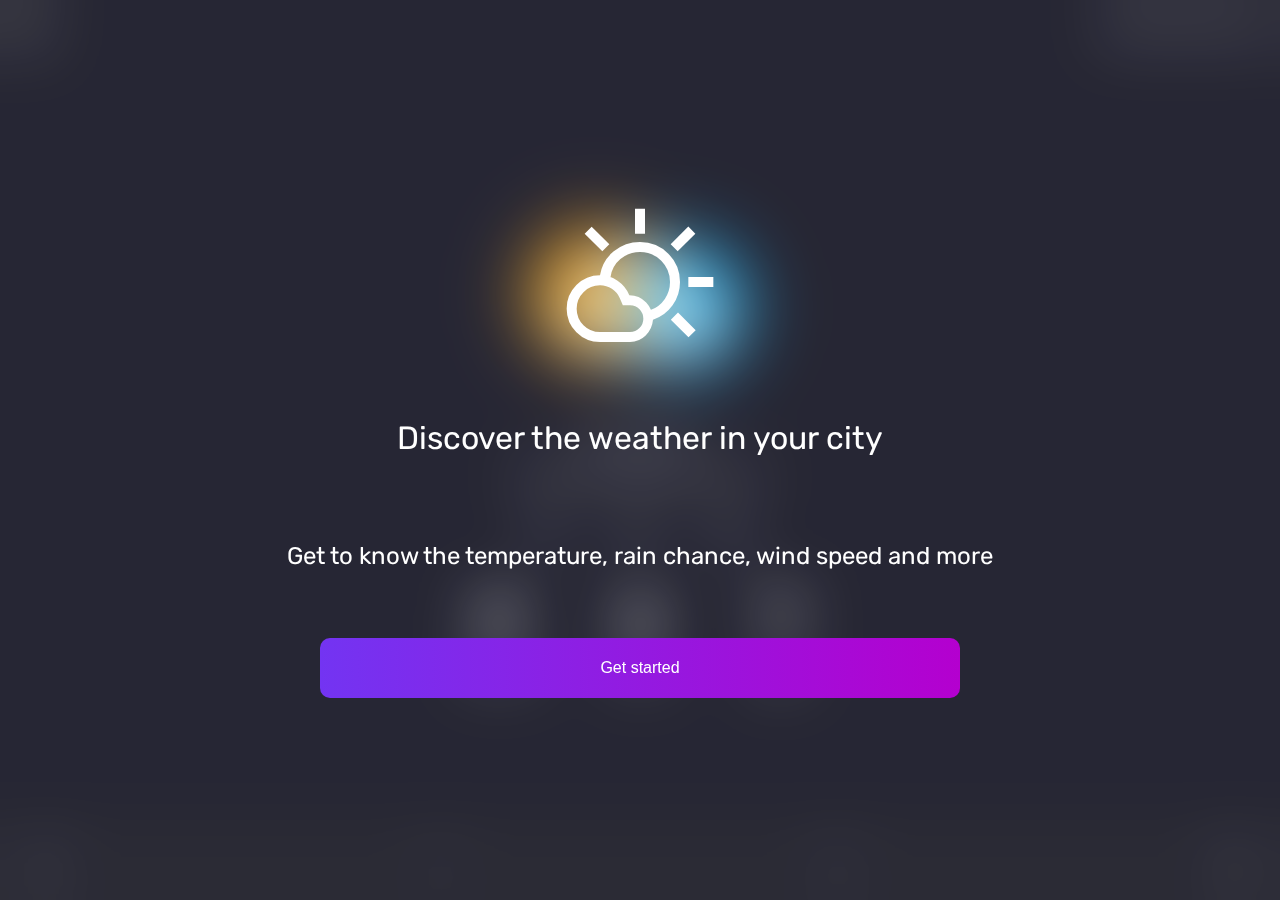
<file: index.html>
<!DOCTYPE html>
<html lang="en">
<head>
  <meta charset="UTF-8">
  <meta http-equiv="X-UA-Compatible" content="IE=edge">
  <meta name="viewport" content="width=device-width, initial-scale=1.0">
  <link rel="stylesheet" href="style.css">
  <link rel="preconnect" href="https://fonts.googleapis.com">
  <link rel="preconnect" href="https://fonts.gstatic.com" crossorigin>
  <link href="https://fonts.googleapis.com/css2?family=Baloo+Thambi+2:wght@400;500;600;700;800&display=swap" rel="stylesheet">
  <link href="https://fonts.cdnfonts.com/css/sf-pro-display" rel="stylesheet">
  <link rel="preconnect" href="https://fonts.googleapis.com">
<link rel="preconnect" href="https://fonts.gstatic.com" crossorigin>
<link href="https://fonts.googleapis.com/css2?family=Rubik:wght@400;500;600;700;800;900&display=swap" rel="stylesheet">
  <title>weatherApp</title>
</head>
<body>
  <div class="content">
    <header>
      <button id="dropdown-button"><img src="./src/icons/menu_FILL0_wght400_GRAD0_opsz48.svg" alt="" srcset=""></button>
      <h3 id="location-container">Quilmes, Buenos Aires</h3>
    </header>
    <div class="today-forecast">
      <div class="forecast-container">
        <div class="weather-image">
          <div>
            <img id="weather-icon" src="./src/weather/cloudy_FILL0_wght400_GRAD0_opsz48.svg" alt="forecast-image">
          </div>
          <img src="./src/weather/background.png" alt="">
        </div>
        <h2>Today's report: <br><br>Cloudy with small chance of rain</h2>
        <div class="temp-container">
          <div class="today-min">
            <h2>Min</h2>
          <h1 id="today-min">8<span>°</span></h1>
          </div>
          <div class="today-now">
            <h2>Now</h2>
          <h1 id="today-now">19<span>°</span></h1>
          </div>
          <div class="today-max">
            <h2>Max</h2>
            <h1 id="today-max">21<span>°</span></h1>
          </div>
        </div>
        <div class="info-container">
          <ul>
            <li>
              <img src="./src/icons/air_FILL1_wght700_GRAD0_opsz48.svg" alt="wind-icon">
              <h3 id="today-wind">23 km/h</h3>
              <h3>Wind speed</h3>
            </li>
            <li>
              <img src="./src/icons/humidity_mid_FILL1_wght700_GRAD0_opsz48.svg" alt="humidity-icon">
              <h3 id="today-humidity">30 %</h3>
              <h3>Humidity</h3>
            </li>
            <li>
              <img src="./src/icons/rainy_light_FILL1_wght700_GRAD0_opsz48.svg" alt="rain-icon">
              <h3 id="today-rain-chance">5%</h3>
              <h3>Chance of Rain</h3>
            </li>
          </ul>
        </div>
      </div>
    </div>
    <div class="seven-day-forecast hidden">
      <h1>7 Day Forecast</h1>
      <div>
        <div class="day-card today">
          <h3>1-1</h3>
          <img src="src/weather/clear_day_FILL0_wght400_GRAD0_opsz48.svg" alt="">
          <h3>Max: <span id="today-max"></span></h3>
          <h3>Min: 13°</h3>
          <h3>Rain: 2%</h3>
        </div>
      </div>
      <div>
        <div class="day-card 0">
          <h3>1-1</h3>
          <img src="src/weather/clear_day_FILL0_wght400_GRAD0_opsz48.svg" alt="">
          <h3 id="max 0">Max: 20°</h3>
          <h3 id="min 0">Min: 13°</h3>
          <h3 id="rain 0">Rain: 2%</h3>
        </div>
        <div class="day-card 1">
          <h3>1-1</h3>
          <img src="src/weather/clear_day_FILL0_wght400_GRAD0_opsz48.svg" alt="">
          <h3 id="max 1">Max: 20°</h3>
          <h3 id="min 1">Min: 13°</h3>
          <h3 id="rain 1">Rain: 2%</h3>
        </div>
        <div class="day-card 2">
          <h3>1-1</h3>
          <img src="src/weather/clear_day_FILL0_wght400_GRAD0_opsz48.svg" alt="">
          <h3 id="max 2">Max: 20°</h3>
          <h3 id="min 2">Min: 13°</h3>
          <h3 id="rain 2">Rain: 2%</h3>
        </div>
        <div class="day-card 3">
          <h3>1-1</h3>
          <img src="src/weather/clear_day_FILL0_wght400_GRAD0_opsz48.svg" alt="">
          <h3 id="max 3">Max: 20°</h3>
          <h3 id="min 3">Min: 13°</h3>
          <h3 id="rain 3">Rain: 2%</h3>
        </div>
        <div class="day-card 4">
          <h3>1-1</h3>
          <img src="src/weather/clear_day_FILL0_wght400_GRAD0_opsz48.svg" alt="">
          <h3 id="max 4">Max: 20°</h3>
          <h3 id="min 4">Min: 13°</h3>
          <h3 id="rain 4">Rain: 2%</h3>
        </div>
        <div class="day-card 5">
          <h3>1-1</h3>
          <img src="src/weather/clear_day_FILL0_wght400_GRAD0_opsz48.svg" alt="">
          <h3 id="max 5">Max: 20°</h3>
          <h3 id="min 5">Min: 13°</h3>
          <h3 id="rain 5">Rain: 2%</h3>
        </div>
      </div>
    </div>
    <div class="search-content hidden">
      <form action="#">
        <label for="city">City: </label>
        <input type="text" class="search-input" name="city" id="city" placeholder="Quilmes">
        <label for="region">Region: </label>
        <input type="text" class="search-input" name="region" id="region" placeholder="Buenos Aires">
        <label for="country">Country: </label>
        <input type="text" class="search-input" name="country" id="country" placeholder="Argentina">
        <button type="submit">Search</button>
      </form>
    </div>
    <div class="settings-content hidden">
      <div class="theme">
        <h1>Dark Theme</h1>
      <label class="switch">
        <input type="checkbox">
        <span class="slider round"></span>
      </label>
      <h1>Light Theme</h1>
      </div>
      <div class="units">
        <h1>Metric (C°)</h1>
      <label class="switch">
        <input type="checkbox">
        <span class="slider round"></span>
      </label>
      <h1>Imperial (F°)</h1>
      </div>
    </div>
    <footer>
      <button id="home"><img src="./src/icons/home_FILL1_wght700_GRAD0_opsz48.svg" alt="" srcset=""></button>
      <button id="search"><img src="./src/icons/search_FILL1_wght700_GRAD0_opsz48.svg" alt="" srcset=""></button>
      <button id="seven-day"><img src="./src/icons/filter_7_FILL0_wght400_GRAD0_opsz48.svg" alt="" srcset=""></button>
      <button id="settings"><img src="./src/icons/settings_FILL1_wght700_GRAD0_opsz48.svg" alt="" srcset=""></button>
    </footer>
    <div class="overlay">
      <div class="overlay-content">
        <img src="./src/weather/partly_cloudy_day_FILL0_wght400_GRAD0_opsz48.svg" alt="">
        <h1>Discover the weather in your city</h1>
        <h2>Get to know the temperature, rain chance, wind speed and more</h2>
        <button id="get-started">Get started</button>
      </div>
    </div>
  </div>
  <script src="weatherApp.js"></script>
</body>
</html>
</file>
<file: style.css>
/* http://meyerweb.com/eric/tools/css/reset/ 
   v2.0 | 20110126
   License: none (public domain)
*/

html, body, div, span, applet, object, iframe,
h1, h2, h3, h4, h5, h6, p, blockquote, pre,
a, abbr, acronym, address, big, cite, code,
del, dfn, em, img, ins, kbd, q, s, samp,
small, strike, strong, sub, sup, tt, var,
b, u, i, center,
dl, dt, dd, ol, ul, li,
fieldset, form, label, legend,
table, caption, tbody, tfoot, thead, tr, th, td,
article, aside, canvas, details, embed, 
figure, figcaption, footer, header, hgroup, 
menu, nav, output, ruby, section, summary,
time, mark, audio, video {
	margin: 0;
	padding: 0;
	border: 0;
	font-size: 100%;
	font: inherit;
	vertical-align: baseline;
}
/* HTML5 display-role reset for older browsers */
article, aside, details, figcaption, figure, 
footer, header, hgroup, menu, nav, section {
	display: block;
}
body {
	line-height: 1;
}
ol, ul {
	list-style: none;
}
blockquote, q {
	quotes: none;
}
blockquote:before, blockquote:after,
q:before, q:after {
	content: '';
	content: none;
}
table {
	border-collapse: collapse;
	border-spacing: 0;
}

/*Stylesheet*/

body{
  background-color: rgb(13, 13, 28);
  -webkit-font-smoothing: antialiased;
  -moz-osx-font-smoothing: grayscale;
}

.content{
  height: 100vh;
  display: flex;
  flex-direction: column;
  justify-content: space-between;
}

header{
  padding: 10px;
  font-family: 'Rubik';
  color: #ffffff;
  display: flex;
  align-items: center;
  justify-content: space-between;
}

header > button:first-of-type{
  display: flex;
  justify-content: center;
  align-items: center;
  border: #252525 1px solid;
  height: 2.5rem;
  width: 2.5rem;
  border-radius: 20px;
  background-color: rgba(115, 115, 115, 0.297);
}

header button img{
  width: 100%;
  height: 100%;
  filter: invert(100%);
}

.forecast-container{
  position: relative;
  padding: 10px;
  font-family: 'Rubik';
  color: #ffffff;
  display: flex;
  justify-content: center;
  align-items: center;
  flex-direction: column;
  gap: 10px;
}

.forecast-container > h2:first-of-type{
  align-self: center;
  text-align: center;
}

.forecast-container > .temp-container > div > h1 > span{
  color: #266eff;
}

.temp-container{
  padding-top: 25px;
  display: flex;
  justify-content: center;
  align-items: center;
  gap: 60px;
}

.temp-container > div{
  display: flex;
  justify-content: center;
  align-items: center;
  flex-direction: column;
  gap: 5px
}

.min > h1{
  font-size: 2rem;
}

.max > h1{
  font-size: 2rem;
}

.now > h1{
  font-size: 3rem;
}

.forecast-container > div > div > img:first-of-type{
  height: 10rem;
  width: 10rem;
  z-index: 1;
  filter: invert(100%);
}

.forecast-container > div{
  position: relative;
  z-index: 1;
  display: flex;
  justify-content: center;
  align-items: center;
}

.forecast-container > .weather-image > div{
  display: flex;
  justify-content: center;
  align-items: center;
  backdrop-filter: blur(20px);
  height: 250px;
  width: 310px;
}

.forecast-container > div > img:last-of-type{
  position: absolute;
  z-index: -1;
  height: 260px;
  width: 260px;
  animation: glow 10s ease-in-out infinite;
}

@keyframes glow {
  0%{transform: rotate(0deg,50deg);}
  25%{transform: rotate(10deg,25deg);}
  50%{transform: rotate(15deg,10deg);}
  75%{transform: rotate(10deg,25deg);}
  100%{transform: rotate(0deg,50deg);}  
}

.forecast-container > h2{
  align-items: start;
}

.info-container{
  display: flex;
  justify-content: center;
  align-items: center;
  padding-top: 20px;
  padding-bottom: 20px;
}

.info-container > ul{
  gap: 70px;
}

.info-container > ul > li{
  flex: 1;
  display: flex;
  flex-direction: column;
  text-align: center;
  gap: 8px;
  font-size: 0.9rem;
}

.info-container > ul > li > h3:last-of-type{
  color: #cacaca;
  font-size: 0.8rem;  
}

.info-container > ul > li > img{
  height: 3rem;
  filter: invert();
}

footer{
  position: relative;
  height: 30px;
  padding: 25px;
  bottom: 0;
  font-family: 'Rubik';
  color: #ffffff;
  display: flex;
  align-items: center;
  justify-content: space-between;
  background-color: #2525253d;
}

footer > button{
  display: flex;
  justify-content: center;
  align-items: center;
  border: none;
  height: 40px;
  width: 40px;
  border-radius: 20px;
  background-color: rgba(115, 115, 115, 0);
}

footer > button:hover > img{
  opacity: 1.2;
}

footer > button:focus > img{
  opacity: 1;
}

footer > button > img{
  width: 20px;
  height: 20px;
  filter: invert();
  opacity: 0.6;
}


ul{
  gap: 10px;
  display: flex;
  justify-content: center;
  align-items: center;
}

/* Button SLider from W3Schools */

.switch {
  position: relative;
  display: inline-block;
  width: 48px;
  height: 28px;
}

/* Hide default HTML checkbox */
.switch input {
  opacity: 0;
  width: 0;
  height: 0;
}

/* The slider */
.slider {
  position: absolute;
  cursor: pointer;
  top: 0;
  left: 0;
  right: 0;
  bottom: 0;
  background-color: rgba(255, 255, 255, 0.297);
  -webkit-transition: .4s;
  transition: .4s;
}

.slider:before {
  position: absolute;
  content: "";
  height: 22px;
  width: 22px;
  top: 3px;
  left: 2px;
  background-color: rgb(255, 255, 255);
  -webkit-transition: .4s;
  transition: .4s;
}

input:checked + .slider {
  background-color: rgba(255, 255, 255, 0.297);
}

input:focus + .slider {
  box-shadow: 0 0 3px #ffffff52;
}

input:checked + .slider:before {
  -webkit-transform: translateX(22px);
  -ms-transform: translateX(22px);
  transform: translateX(22px);
}

/* Rounded sliders */
.slider.round {
  border-radius: 34px;
}

.slider.round:before {
  border-radius: 50%;
}

/*Overlay */

.overlay{
  z-index: 10;
  position: absolute;
  height: 100vh;
  width: 100%;
  backdrop-filter: blur(30px);
  background-color: #ffffff1b;
}

.overlay-content{
  text-align: center;
  color: #ffffff;
  font-family: 'Rubik';
  height: 100vh;
  display: flex;
  flex-direction: column;
  align-items: center;
  justify-content: center;
  gap: 40px;
}

.overlay-content > img{
  width: 10rem;
  height: 10rem;
  filter: invert();
}

.overlay-content > h1{
  font-size: 2rem;
  padding: 20px;
}

.overlay-content > h2{
  padding: 30px;
  font-size: 1.5rem;
}

.overlay-content > button{
  background: linear-gradient(90deg, rgb(115, 52, 242) 0%, rgba(180,0,207,1) 100%);
  border: none;
  border-radius: 10px;
  height: 60px;
  width: 50%;
  color: #ffffff;
  font-size: 1rem
}

.hidden{
  display: none;
  position: absolute;
  top: -1000px
}

.seven-day-forecast{
  padding-bottom: 20px;
}

.seven-day-forecast > h1{
  text-align: center;
  color: #ffffff;
  font-size: 1.5rem;
  font-family: 'Rubik';
  padding-bottom: 30px;
}

.seven-day-forecast > div > .today{
  display: flex;
  justify-content: space-evenly;
  align-items: center;
  padding-bottom: 20px;
  width: 70%;
}

.seven-day-forecast > div > .today > h3{
  font-size: 0.8rem;
}

.seven-day-forecast > div > .today > img{
  filter: invert();
}

.seven-day-forecast > div{
  color: #ffffff;
  font-family: 'Rubik';
  display: flex;
  justify-content: center;
  align-items: center;
  flex-wrap: wrap;
  gap: 20px;
}

.day-card{
  display: flex;
  justify-content: space-evenly;
  align-items: center;
  width: 70%
}

.seven-day-forecast > div >.day-card > img{
  filter: invert();
}

.seven-day-forecast > div > .day-card > h3{
  font-size: clamp(0.6rem,0.8rem,0.8rem);
}

.search-content{
  display: flex;
  justify-content: center;
  align-items: center;
  height: 100%;
}

.search-content > form{
  color: #ffffff;
  font-family: 'Rubik';
  display: flex;
  justify-content: center;
  align-items: center;
  flex-direction: column;
}

.search-content > form > label{
  padding-top: 20px;
  padding-bottom: 10px;
}

.search-content > form > input{
  padding: 10px;
  background-color: #ffffff2c;
  border: none;
  border-radius: 5px;
  font-size: 1rem;
}

.search-content > form > input:focus{
  background-color: #ffffff6f;
  outline-style: double;
  outline-width: 3px;
  outline-color: #266eff
}

.search-content > form > button{
  margin-top: 30px;
  background: linear-gradient(90deg, rgb(115, 52, 242) 0%, rgba(180,0,207,1) 100%);
  width: 100px;
  height: 40px;
  color: #ffffff;
  border-radius: 5px;
  border: none;
  font-family: 'Rubik';
}

.settings-content{
  display: flex;
  justify-content: center;
  align-items: center;
  flex-direction: column;
  gap: 40px;
}

.settings-content > div{
  color: #ffffff;
  gap: 10px;
  display: flex;
  align-items: center;
}

.settings-content > div > h1{
  font-family: 'Rubik';
}
</file>
